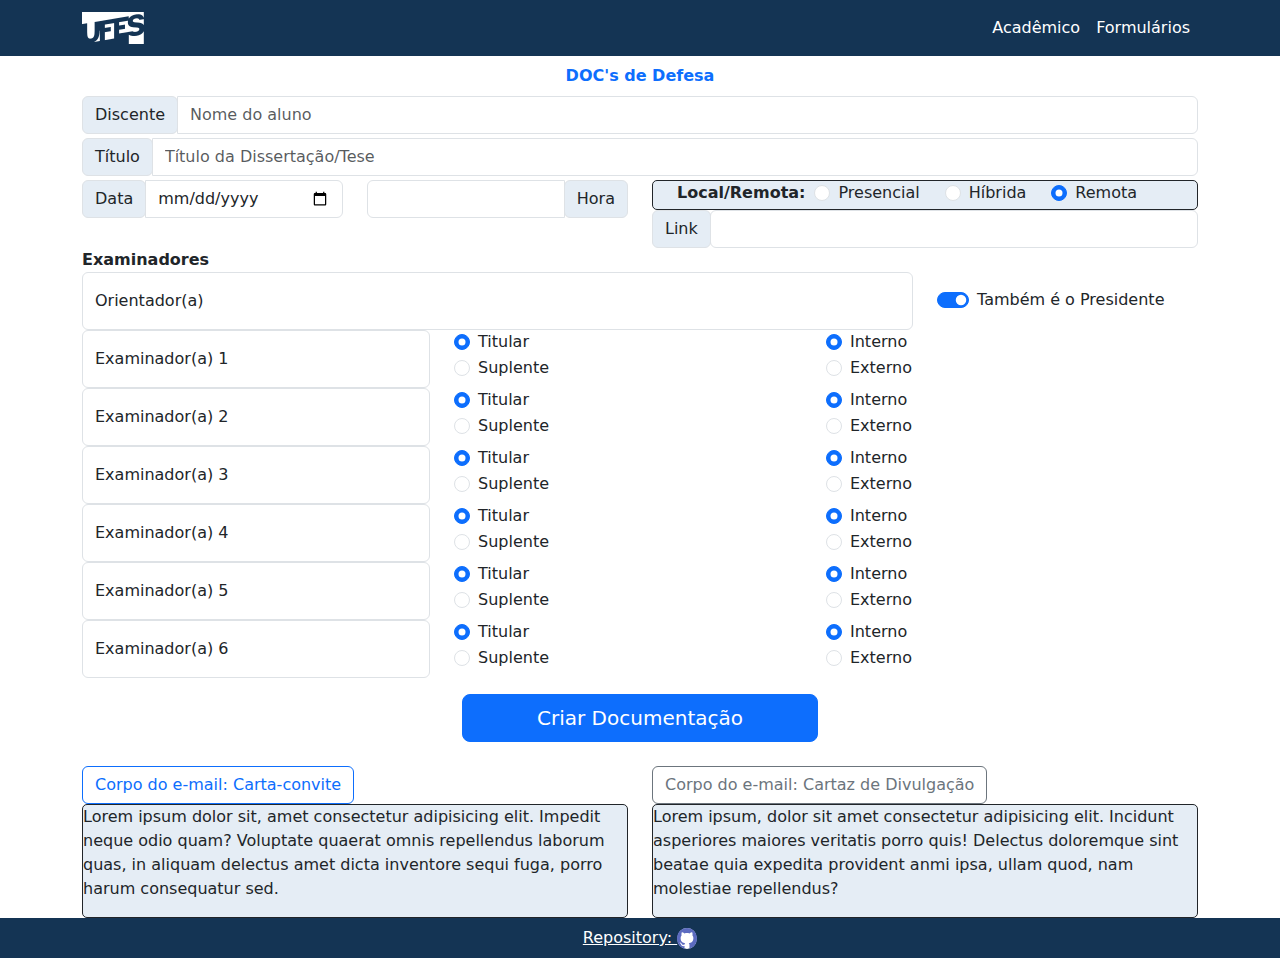
<file: index.html>
<!DOCTYPE html>
<html lang="en">
<head>
    <meta charset="UTF-8">
    <meta name="viewport" content="width=device-width, initial-scale=1.0">
    <title>SIP</title>
    <link rel="stylesheet" href="style.css">
    <link href="https://cdn.jsdelivr.net/npm/bootstrap@5.3.3/dist/css/bootstrap.min.css" rel="stylesheet" integrity="sha384-QWTKZyjpPEjISv5WaRU9OFeRpok6YctnYmDr5pNlyT2bRjXh0JMhjY6hW+ALEwIH" crossorigin="anonymous">
    <script defer src="https://cdn.jsdelivr.net/npm/bootstrap@5.3.3/dist/js/bootstrap.bundle.min.js" integrity="sha384-YvpcrYf0tY3lHB60NNkmXc5s9fDVZLESaAA55NDzOxhy9GkcIdslK1eN7N6jIeHz" crossorigin="anonymous"></script>
    <script src="javascript.js" defer></script>
    
</head>
<body>

<!-- Navigation bar -->
<nav class="navbar navbar-expand-md navbar-dark">
    <div class="container">
        <a href="https://www.ufes.br/" target="_blank">
            <img src="./img/ufes-logo-0.png" alt="Logo da Ufes">
        </a>
        
        <ul class="navbar-nav">
            <li class="nav-item">
                <a href="https://academico.ufes.br/" class="nav-link active" target="_blank">Acadêmico</a>
            </li>
            <li class="nav-item">
                <a href="https://secretaria.cchn.ufes.br/formularios" class="nav-link active" target="_blank">Formulários</a>
            </li>
        </ul>
    </div>
</nav>


    <!-- Middle Section with the main content of the page -->
    <section>
        <div class="container">
            <div class="d-flex justify-content-center mt-2 mb-2">
                <span class="row text-primary"><b>DOC's de Defesa</b></span>
            </div>
            <form id="teste">
                
                    <div class="input-group mb-1">
                        <div class="input-group-prepend">
                            <label class="input-group-text" id="name-label" for="nome">Discente</label>
                        </div>
                        <input type="text" class="form-control" id="nome" name="nome" placeholder="Nome do aluno">
                    </div>
                    <div class="input-group mb-1">
                        <div class="input-group-prepend">
                            <label class="input-group-text" id="title-label" for="título">Título</label>
                        </div>
                        <input type="text" class="form-control" id="título" name="título" placeholder="Título da Dissertação/Tese">
                    </div>
                
                <div class="row">
                    <div class="col">
                        <div class="input-group mb-1">
                            <div class="input-group-prepend">
                                <label class="input-group-text" id="date-label" for="data">Data</lab>
                            </div>
                            <input type="date" class="form-control" id="data" name="data" placeholder="data">
                        </div>
                    </div>
                    <div class="col">
                        <div class="input-group mb-1">
                            <input type="text" class="form-control" id="hora" name="hora">
                            <div class="input-group-append">
                                <label class="input-group-text" id="hour-label" for="hora">Hora</label>
                            </div>
                        </div>
                    </div>
                    <div class="col-6">
                        <div class="box">
                            <span class="input-group form-check form-check-inline"><b>Local/Remota:</b>
                                <div class="form-check form-check-inline radio-btns">
                                    <input type="radio" name="local" class="form-check-input" id="presencial" value="presencial">
                                    <label class="form-check-label" for="presencial">Presencial</label>
                                </div>
                                <div class="form-check form-check-inline radio-btns">
                                    <input type="radio" name="local" class="form-check-input" id="híbrida" value="híbrida">
                                    <label class="form-check-label" for="híbrida">Híbrida</label>
                                </div>
                                <div class="form-check form-check-inline radio-btns">
                                    <input type="radio" name="local" class="form-check-input" id="remota" value="remota" checked>
                                    <label class="form-check-label" for="remota">Remota</label>
                                </div>
                            </span>
                        </div>
                        <div class="input-group">
                            <div class="hidden-link">
                                <label class="input-group-text" id="link-label" for="link">Link</label>
                            </div>
                            <input type="text" class="form-control rounded" id="link" name="link">                          
                            

                            <div class="hidden-room">
                                <label class="input-group-text" id="local-label" for="sala">Local</label>
                            </div>
                            <input type="text" class="form-control rounded" id="sala" name="local">


                            
                        </div>
                            
                    </div>
                </div>   
                    


                
                <b>Examinadores</b>
                <!-- Orientador/Presidente -->
                <div class="row">
                    <div class="col-9">
                        <div class="form-floating">
                            <input type="text" class="form-control" id="orientador" placeholder="placeholder" name="orientador">
                            <label class="form-label" id="orientador">Orientador(a)</label>
                        </div>
                    </div>
                    <div class="col d-flex align-items-center">
                        <div class="form-check form-switch"> 
                            <input type="checkbox" class="form-check-input" id="presidente-checkbox" name="presidente" checked>
                            <label for="presidente-checkbox" class="form-check-label">Também é o Presidente</label>
                    </div>
                    </div>

                    <!-- Código para o examinador 1 -->
                    <div class="row">
                        <div class="col">
                            <div class="form-floating">
                                <input type="text" class="form-control" id="examinador1" placeholder="examinador1" name="examinador1">
                                <label for="examinador1">Examinador(a) 1</label>
                            </div>
                        </div>
                        <div class="col exam-btns">
                            <span class="form-check span-exams">
                                <input type="radio" class="form-check-input" name="examinador1-titularidade" id="examinador1-titular" value="examinador1-titular" checked>
                                <label for="examinador1-titular" class="form-check-label">Titular</label>
                            </span>
                            <span class="form-check span-exams">
                                <input type="radio" name="examinador1-titularidade" class="form-check-input" id="examinador1-suplente" value="examinador1-suplente">
                                <label for="examinador1-suplente">Suplente</label>
                            </span>
                        </div>
                        <div class="col exam-btns">
                            <span class="form-check span-exams">
                                <input type="radio" name="examinador1-intExt" class="form-check-input visibility-trigger" id="examinador1-interno" value="examinador1-interno" checked>
                                <label for="examinador1-interno">Interno</label>
                            </span>
                            <span class="form-check span-exams">
                                <input type="radio" name="examinador1-intExt" class="form-check-input visibility-trigger" id="examinador1-externo" value="examinador1-externo">
                                <label for="examinador1-externo">Externo</label>
                            </span>
                        </div>
                        <span class="col span-exams hid1">
                            <div class="form-floating">
                                <input class="form-control universidade" type="text" id="universidade1" placeholder="universidade1">
                                <label for="universidade1">Instituição de Origem</label>
                            </div>
                        </span>                
                    </div>
                    
                    <!-- Código para o examinador 2 -->
                    <div class="row">
                        <div class="col">
                            <div class="form-floating">
                                <input type="text" class="form-control" id="examinador2" placeholder="examinador2" name="examinador2">
                                <label for="examinador2">Examinador(a) 2</label>
                            </div>
                        </div>
                        <div class="col exam-btns">
                            <span class="form-check span-exams">
                                <input type="radio" class="form-check-input" name="examinador2-titularidade" id="examinador2-titular" value="examinador2-titular" checked>
                                <label for="examinador2-titular" class="form-check-label">Titular</label>
                            </span>
                            <span class="form-check span-exams">
                                <input type="radio" name="examinador2-titularidade" class="form-check-input" id="examinador2-suplente" value="examinador2-suplente">
                                <label for="examinador2-suplente">Suplente</label>
                            </span>
                        </div>
                        <div class="col exam-btns">
                            <span class="form-check span-exams">
                                <input type="radio" name="examinador2-intExt" class="form-check-input visibility-trigger" id="examinador2-interno" value="examinador2-interno" checked>
                                <label for="examinador2-interno">Interno</label>
                            </span>
                            <span class="form-check span-exams">
                                <input type="radio" name="examinador2-intExt" class="form-check-input visibility-trigger" id="examinador2-externo" value="examinador2-externo">
                                <label for="examinador2-externo">Externo</label>
                            </span>
                        </div>
                        <span class="col span-exams hid2">
                            <div class="form-floating">
                                <input class="form-control universidade" type="text" id="universidade2" placeholder="universidade2">
                                <label for="universidade2">Instituição de Origem</label>
                            </div>
                        </span>                
                    </div>
                    
                    <!-- Código para o examinador 3 -->
                    <div class="row">
                        <div class="col">
                            <div class="form-floating">
                                <input type="text" class="form-control" id="examinador3" placeholder="examinador3" name="examinador3">
                                <label for="examinador3">Examinador(a) 3</label>
                            </div>
                        </div>
                        <div class="col exam-btns">
                            <span class="form-check span-exams">
                                <input type="radio" class="form-check-input" name="examinador3-titularidade" id="examinador3-titular" value="examinador3-titular" checked>
                                <label for="examinador3-titular" class="form-check-label">Titular</label>
                            </span>
                            <span class="form-check span-exams">
                                <input type="radio" name="examinador3-titularidade" class="form-check-input" id="examinador3-suplente" value="examinador3-suplente">
                                <label for="examinador3-suplente">Suplente</label>
                            </span>
                        </div>
                        <div class="col exam-btns">
                            <span class="form-check span-exams">
                                <input type="radio" name="examinador3-intExt" class="form-check-input visibility-trigger" id="examinador3-interno" value="examinador3-interno" checked>
                                <label for="examinador3-interno">Interno</label>
                            </span>
                            <span class="form-check span-exams">
                                <input type="radio" name="examinador3-intExt" class="form-check-input visibility-trigger" id="examinador3-externo" value="examinador3-externo">
                                <label for="examinador3-externo">Externo</label>
                            </span>
                        </div>
                        <span class="col span-exams hid3">
                            <div class="form-floating">
                                <input class="form-control universidade" type="text" id="universidade3" placeholder="universidade3">
                                <label for="universidade3">Instituição de Origem</label>
                            </div>
                        </span>                
                    </div>
                    

                    <!-- Código para o examinador 4 -->
                    <div class="row">
                        <div class="col">
                            <div class="form-floating">
                                <input type="text" class="form-control" id="examinador4" placeholder="examinador4" name="examinador4">
                                <label for="examinador4">Examinador(a) 4</label>
                            </div>
                        </div>
                        <div class="col exam-btns">
                            <span class="form-check span-exams">
                                <input type="radio" class="form-check-input" name="examinador4-titularidade" id="examinador4-titular" value="examinador4-titular" checked>
                                <label for="examinador4-titular" class="form-check-label">Titular</label>
                            </span>
                            <span class="form-check span-exams">
                                <input type="radio" name="examinador4-titularidade" class="form-check-input" id="examinador4-suplente" value="examinador4-suplente">
                                <label for="examinador4-suplente">Suplente</label>
                            </span>
                        </div>
                        <div class="col exam-btns">
                            <span class="form-check span-exams">
                                <input type="radio" name="examinador4-intExt" class="form-check-input visibility-trigger" id="examinador4-interno" value="examinador4-interno" checked>
                                <label for="examinador4-interno">Interno</label>
                            </span>
                            <span class="form-check span-exams">
                                <input type="radio" name="examinador4-intExt" class="form-check-input visibility-trigger" id="examinador4-externo" value="examinador4-externo">
                                <label for="examinador4-externo">Externo</label>
                            </span>
                        </div>
                        <span class="col span-exams hid4">
                            <div class="form-floating">
                                <input class="form-control universidade" type="text" id="universidade4" placeholder="universidade4">
                                <label for="universidade4">Instituição de Origem</label>
                            </div>
                        </span>                
                    </div>
                    

                    <!-- Código para o examinador 5 -->
                    <div class="row">
                        <div class="col">
                            <div class="form-floating">
                                <input type="text" class="form-control" id="examinador5" placeholder="examinador5" name="examinador5">
                                <label for="examinador5">Examinador(a) 5</label>
                            </div>
                        </div>
                        <div class="col exam-btns">
                            <span class="form-check span-exams">
                                <input type="radio" class="form-check-input" name="examinador5-titularidade" id="examinador5-titular" value="examinador5-titular" checked>
                                <label for="examinador5-titular" class="form-check-label">Titular</label>
                            </span>
                            <span class="form-check span-exams">
                                <input type="radio" name="examinador5-titularidade" class="form-check-input" id="examinador5-suplente" value="examinador5-suplente">
                                <label for="examinador5-suplente">Suplente</label>
                            </span>
                        </div>
                        <div class="col exam-btns">
                            <span class="form-check span-exams">
                                <input type="radio" name="examinador5-intExt" class="form-check-input visibility-trigger" id="examinador5-interno" value="examinador5-interno" checked>
                                <label for="examinador5-interno">Interno</label>
                            </span>
                            <span class="form-check span-exams">
                                <input type="radio" name="examinador5-intExt" class="form-check-input visibility-trigger" id="examinador5-externo" value="examinador5-externo">
                                <label for="examinador5-externo">Externo</label>
                            </span>
                        </div>
                        <span class="col span-exams hid5">
                            <div class="form-floating">
                                <input class="form-control universidade" type="text" id="universidade5" placeholder="universidade5">
                                <label for="universidade5">Instituição de Origem</label>
                            </div>
                        </span>                
                    </div>
                    

                    <!-- Código para o examinador 6 -->
                    <div class="row">
                        <div class="col">
                            <div class="form-floating">
                                <input type="text" class="form-control" id="examinador6" placeholder="examinador6" name="examinador6">
                                <label for="examinador6">Examinador(a) 6</label>
                            </div>
                        </div>
                        <div class="col exam-btns">
                            <span class="form-check span-exams">
                                <input type="radio" class="form-check-input" name="examinador6-titularidade" id="examinador6-titular" value="examinador6-titular" checked>
                                <label for="examinador6-titular" class="form-check-label">Titular</label>
                            </span>
                            <span class="form-check span-exams">
                                <input type="radio" name="examinador6-titularidade" class="form-check-input" id="examinador6-suplente" value="examinador6-suplente">
                                <label for="examinador6-suplente">Suplente</label>
                            </span>
                        </div>
                        <div class="col exam-btns">
                            <span class="form-check span-exams">
                                <input type="radio" name="examinador6-intExt" class="form-check-input visibility-trigger" id="examinador6-interno" value="examinador6-interno" checked>
                                <label for="examinador6-interno">Interno</label>
                            </span>
                            <span class="form-check span-exams">
                                <input type="radio" name="examinador6-intExt" class="form-check-input visibility-trigger" id="examinador6-externo" value="examinador6-externo">
                                <label for="examinador6-externo">Externo</label>
                            </span>
                        </div>
                        <span class="col span-exams hid6">
                            <div class="form-floating">
                                <input class="form-control universidade" type="text" id="universidade6" placeholder="universidade6">
                                <label for="universidade6">Instituição de Origem</label>
                            </div>
                        </span>                
                    </div>
    
                <!-- Button to submit form -->
                <div class="d-grid col-4 gap-2 mx-auto">
                    <button type="submit" form="teste" class="btn btn-lg btn-primary mt-3">Criar Documentação</button>          
                </div>
            </div>    
        </form>
        </div>
        <br>

        <!-- Text to e-mail Docs -->
        <div class="container">
            <div class="row">
                <div class="col">
                    
                    <button class="btn btn-outline-primary" data-bs-toggle="collapse" data-bs-target="#carta">Corpo do e-mail: Carta-convite</button>
                    
                    <div class="row collapse show" id="carta">
                        <div class="col">
                            <div class="box">
                                <p>Lorem ipsum dolor sit, amet consectetur adipisicing elit. Impedit neque odio quam? Voluptate quaerat omnis repellendus laborum quas, in aliquam delectus amet dicta inventore sequi fuga, porro harum consequatur sed.</p>
                            </div>
                        </div>
                    </div>
                </div>
            
            <div class="col">
                <button class="btn btn-outline-secondary" data-bs-toggle="collapse" data-bs-target="#cartaz">Corpo do e-mail: Cartaz de Divulgação</button>
        
                <div class="row collapse show" id="cartaz">
                    <div class="col">
                        <div class="box">
                            <p>Lorem ipsum, dolor sit amet consectetur adipisicing elit. Incidunt asperiores maiores veritatis porro quis! Delectus doloremque sint beatae quia expedita provident anmi ipsa, ullam quod, nam molestiae repellendus?</p>
                        </div>
                    </div>
                </div>

            </div>        
            </div>
        </div>
    </section>

    <footer>
        <div class="navbar d-flex justify-content-center">
            <a href="https://github.com/victorpprado/sip" class="text-white" target="_blank">Repository: <img src="./img/github-icon-2.svg" alt="Author's Github" id="git-logo"></a>
        </div>
    </footer>

</body>
</html>
</file>
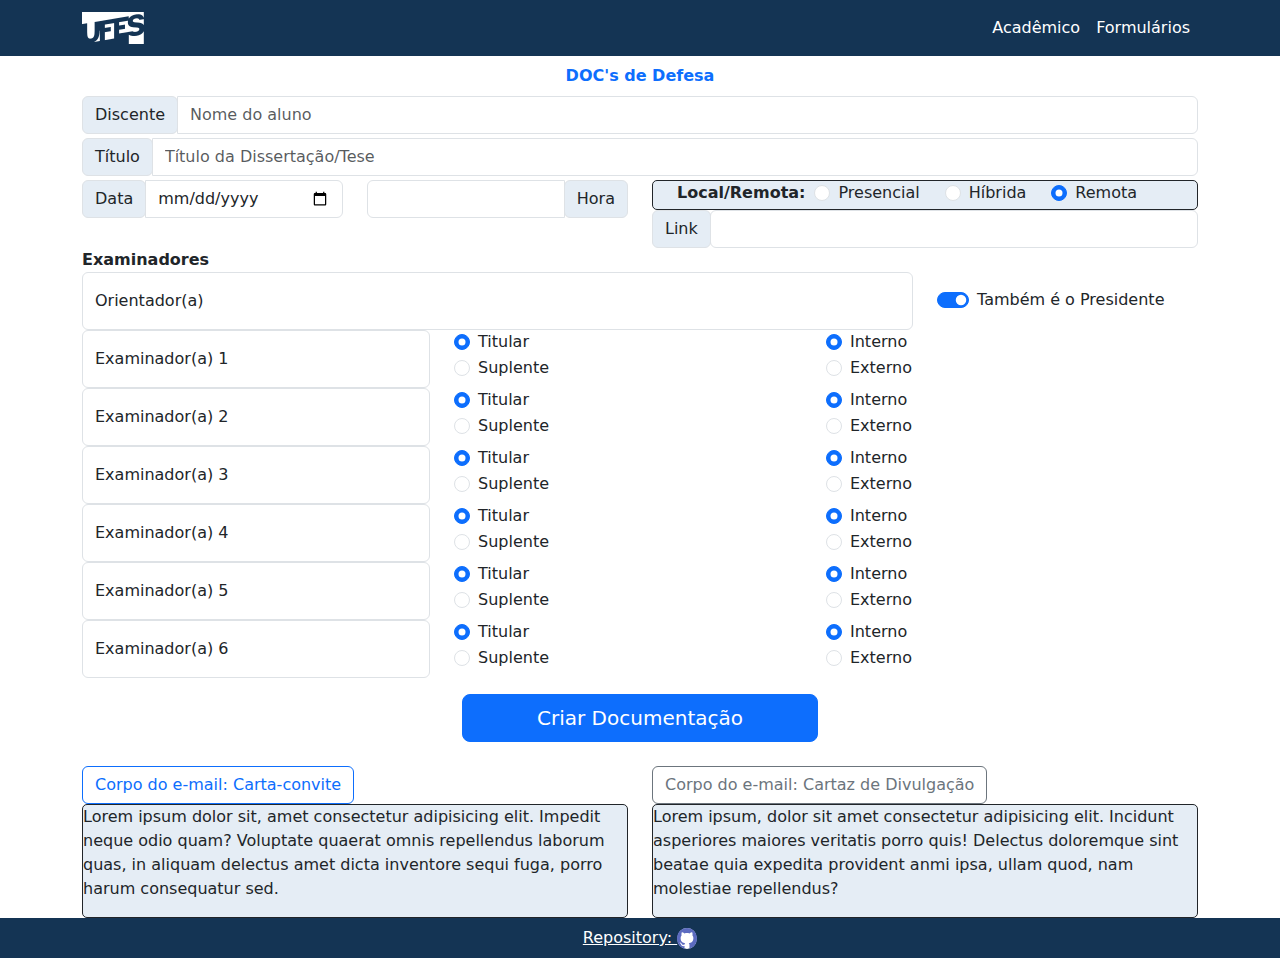
<file: public/index.html>
<!DOCTYPE html>
<html lang="en">
<head>
    <meta charset="UTF-8">
    <meta name="viewport" content="width=device-width, initial-scale=1.0">
    <title>SIP</title>
    <link rel="stylesheet" href="style.css">
    <link href="https://cdn.jsdelivr.net/npm/bootstrap@5.3.3/dist/css/bootstrap.min.css" rel="stylesheet" integrity="sha384-QWTKZyjpPEjISv5WaRU9OFeRpok6YctnYmDr5pNlyT2bRjXh0JMhjY6hW+ALEwIH" crossorigin="anonymous">
    <script defer src="https://cdn.jsdelivr.net/npm/bootstrap@5.3.3/dist/js/bootstrap.bundle.min.js" integrity="sha384-YvpcrYf0tY3lHB60NNkmXc5s9fDVZLESaAA55NDzOxhy9GkcIdslK1eN7N6jIeHz" crossorigin="anonymous"></script>
    <script src="javascript.js" defer></script>
    
</head>
<body>

<!-- Navigation bar -->
<nav class="navbar navbar-expand-md navbar-dark">
    <div class="container">
        <a href="https://www.ufes.br/" target="_blank">
            <img src="../img/ufes-logo-0.png" alt="Logo da Ufes">
        </a>
        
        <ul class="navbar-nav">
            <li class="nav-item">
                <a href="https://academico.ufes.br/" class="nav-link active" target="_blank">Acadêmico</a>
            </li>
            <li class="nav-item">
                <a href="https://secretaria.cchn.ufes.br/formularios" class="nav-link active" target="_blank">Formulários</a>
            </li>
        </ul>
    </div>
</nav>


    <!-- Middle Section with the main content of the page -->
    <section>
        <div class="container">
            <div class="d-flex justify-content-center mt-2 mb-2">
                <span class="row text-primary"><b>DOC's de Defesa</b></span>
            </div>
            <form id="defesaForm" method="post" action="localhost:8000/form">
                
                    <div class="input-group mb-1">
                        <div class="input-group-prepend">
                            <label class="input-group-text" id="name-label" for="nome">Discente</label>
                        </div>
                        <input type="text" class="form-control" id="nome" name="nome" placeholder="Nome do aluno">
                    </div>
                    <div class="input-group mb-1">
                        <div class="input-group-prepend">
                            <label class="input-group-text" id="title-label" for="título">Título</label>
                        </div>
                        <input type="text" class="form-control" id="título" name="título" placeholder="Título da Dissertação/Tese">
                    </div>
                
                <div class="row">
                    <div class="col">
                        <div class="input-group mb-1">
                            <div class="input-group-prepend">
                                <label class="input-group-text" id="date-label" for="data">Data</lab>
                            </div>
                            <input type="date" class="form-control" id="data" name="data" placeholder="data">
                        </div>
                    </div>
                    <div class="col">
                        <div class="input-group mb-1">
                            <input type="text" class="form-control" id="hora" name="hora">
                            <div class="input-group-append">
                                <label class="input-group-text" id="hour-label" for="hora">Hora</label>
                            </div>
                        </div>
                    </div>
                    <div class="col-6">
                        <div class="box">
                            <span class="input-group form-check form-check-inline"><b>Local/Remota:</b>
                                <div class="form-check form-check-inline radio-btns">
                                    <input type="radio" name="local" class="form-check-input" id="presencial" value="presencial">
                                    <label class="form-check-label" for="presencial">Presencial</label>
                                </div>
                                <div class="form-check form-check-inline radio-btns">
                                    <input type="radio" name="local" class="form-check-input" id="híbrida" value="híbrida">
                                    <label class="form-check-label" for="híbrida">Híbrida</label>
                                </div>
                                <div class="form-check form-check-inline radio-btns">
                                    <input type="radio" name="local" class="form-check-input" id="remota" value="remota" checked>
                                    <label class="form-check-label" for="remota">Remota</label>
                                </div>
                            </span>
                        </div>
                        <div class="input-group">
                            <div class="hidden-link">
                                <label class="input-group-text" id="link-label" for="link">Link</label>
                            </div>
                            <input type="text" class="form-control rounded" id="link" name="link">                          
                            

                            <div class="hidden-room">
                                <label class="input-group-text" id="local-label" for="sala">Local</label>
                            </div>
                            <input type="text" class="form-control rounded" id="sala" name="local">


                            
                        </div>
                            
                    </div>
                </div>   
                    


                
                <b>Examinadores</b>
                <!-- Orientador/Presidente -->
                <div class="row">
                    <div class="col-9">
                        <div class="form-floating">
                            <input type="text" class="form-control" id="orientador" placeholder="placeholder" name="orientador">
                            <label class="form-label" id="orientador">Orientador(a)</label>
                        </div>
                    </div>
                    <div class="col d-flex align-items-center">
                        <div class="form-check form-switch"> 
                            <input type="checkbox" class="form-check-input" id="presidente-checkbox" name="presidente" checked>
                            <label for="presidente-checkbox" class="form-check-label">Também é o Presidente</label>
                    </div>
                    </div>

                    <!-- Código para o examinador 1 -->
                    <div class="row">
                        <div class="col">
                            <div class="form-floating">
                                <input type="text" class="form-control" id="examinador1" placeholder="examinador1" name="examinador1">
                                <label for="examinador1">Examinador(a) 1</label>
                            </div>
                        </div>
                        <div class="col exam-btns">
                            <span class="form-check span-exams">
                                <input type="radio" class="form-check-input" name="examinador1-titularidade" id="examinador1-titular" value="examinador1-titular" checked>
                                <label for="examinador1-titular" class="form-check-label">Titular</label>
                            </span>
                            <span class="form-check span-exams">
                                <input type="radio" name="examinador1-titularidade" class="form-check-input" id="examinador1-suplente" value="examinador1-suplente">
                                <label for="examinador1-suplente">Suplente</label>
                            </span>
                        </div>
                        <div class="col exam-btns">
                            <span class="form-check span-exams">
                                <input type="radio" name="examinador1-intExt" class="form-check-input visibility-trigger" id="examinador1-interno" value="examinador1-interno" checked>
                                <label for="examinador1-interno">Interno</label>
                            </span>
                            <span class="form-check span-exams">
                                <input type="radio" name="examinador1-intExt" class="form-check-input visibility-trigger" id="examinador1-externo" value="examinador1-externo">
                                <label for="examinador1-externo">Externo</label>
                            </span>
                        </div>
                        <span class="col span-exams hid1">
                            <div class="form-floating">
                                <input class="form-control universidade" type="text" id="universidade1" placeholder="universidade1">
                                <label for="universidade1">Instituição de Origem</label>
                            </div>
                        </span>                
                    </div>
                    
                    <!-- Código para o examinador 2 -->
                    <div class="row">
                        <div class="col">
                            <div class="form-floating">
                                <input type="text" class="form-control" id="examinador2" placeholder="examinador2" name="examinador2">
                                <label for="examinador2">Examinador(a) 2</label>
                            </div>
                        </div>
                        <div class="col exam-btns">
                            <span class="form-check span-exams">
                                <input type="radio" class="form-check-input" name="examinador2-titularidade" id="examinador2-titular" value="examinador2-titular" checked>
                                <label for="examinador2-titular" class="form-check-label">Titular</label>
                            </span>
                            <span class="form-check span-exams">
                                <input type="radio" name="examinador2-titularidade" class="form-check-input" id="examinador2-suplente" value="examinador2-suplente">
                                <label for="examinador2-suplente">Suplente</label>
                            </span>
                        </div>
                        <div class="col exam-btns">
                            <span class="form-check span-exams">
                                <input type="radio" name="examinador2-intExt" class="form-check-input visibility-trigger" id="examinador2-interno" value="examinador2-interno" checked>
                                <label for="examinador2-interno">Interno</label>
                            </span>
                            <span class="form-check span-exams">
                                <input type="radio" name="examinador2-intExt" class="form-check-input visibility-trigger" id="examinador2-externo" value="examinador2-externo">
                                <label for="examinador2-externo">Externo</label>
                            </span>
                        </div>
                        <span class="col span-exams hid2">
                            <div class="form-floating">
                                <input class="form-control universidade" type="text" id="universidade2" placeholder="universidade2">
                                <label for="universidade2">Instituição de Origem</label>
                            </div>
                        </span>                
                    </div>
                    
                    <!-- Código para o examinador 3 -->
                    <div class="row">
                        <div class="col">
                            <div class="form-floating">
                                <input type="text" class="form-control" id="examinador3" placeholder="examinador3" name="examinador3">
                                <label for="examinador3">Examinador(a) 3</label>
                            </div>
                        </div>
                        <div class="col exam-btns">
                            <span class="form-check span-exams">
                                <input type="radio" class="form-check-input" name="examinador3-titularidade" id="examinador3-titular" value="examinador3-titular" checked>
                                <label for="examinador3-titular" class="form-check-label">Titular</label>
                            </span>
                            <span class="form-check span-exams">
                                <input type="radio" name="examinador3-titularidade" class="form-check-input" id="examinador3-suplente" value="examinador3-suplente">
                                <label for="examinador3-suplente">Suplente</label>
                            </span>
                        </div>
                        <div class="col exam-btns">
                            <span class="form-check span-exams">
                                <input type="radio" name="examinador3-intExt" class="form-check-input visibility-trigger" id="examinador3-interno" value="examinador3-interno" checked>
                                <label for="examinador3-interno">Interno</label>
                            </span>
                            <span class="form-check span-exams">
                                <input type="radio" name="examinador3-intExt" class="form-check-input visibility-trigger" id="examinador3-externo" value="examinador3-externo">
                                <label for="examinador3-externo">Externo</label>
                            </span>
                        </div>
                        <span class="col span-exams hid3">
                            <div class="form-floating">
                                <input class="form-control universidade" type="text" id="universidade3" placeholder="universidade3">
                                <label for="universidade3">Instituição de Origem</label>
                            </div>
                        </span>                
                    </div>
                    

                    <!-- Código para o examinador 4 -->
                    <div class="row">
                        <div class="col">
                            <div class="form-floating">
                                <input type="text" class="form-control" id="examinador4" placeholder="examinador4" name="examinador4">
                                <label for="examinador4">Examinador(a) 4</label>
                            </div>
                        </div>
                        <div class="col exam-btns">
                            <span class="form-check span-exams">
                                <input type="radio" class="form-check-input" name="examinador4-titularidade" id="examinador4-titular" value="examinador4-titular" checked>
                                <label for="examinador4-titular" class="form-check-label">Titular</label>
                            </span>
                            <span class="form-check span-exams">
                                <input type="radio" name="examinador4-titularidade" class="form-check-input" id="examinador4-suplente" value="examinador4-suplente">
                                <label for="examinador4-suplente">Suplente</label>
                            </span>
                        </div>
                        <div class="col exam-btns">
                            <span class="form-check span-exams">
                                <input type="radio" name="examinador4-intExt" class="form-check-input visibility-trigger" id="examinador4-interno" value="examinador4-interno" checked>
                                <label for="examinador4-interno">Interno</label>
                            </span>
                            <span class="form-check span-exams">
                                <input type="radio" name="examinador4-intExt" class="form-check-input visibility-trigger" id="examinador4-externo" value="examinador4-externo">
                                <label for="examinador4-externo">Externo</label>
                            </span>
                        </div>
                        <span class="col span-exams hid4">
                            <div class="form-floating">
                                <input class="form-control universidade" type="text" id="universidade4" placeholder="universidade4">
                                <label for="universidade4">Instituição de Origem</label>
                            </div>
                        </span>                
                    </div>
                    

                    <!-- Código para o examinador 5 -->
                    <div class="row">
                        <div class="col">
                            <div class="form-floating">
                                <input type="text" class="form-control" id="examinador5" placeholder="examinador5" name="examinador5">
                                <label for="examinador5">Examinador(a) 5</label>
                            </div>
                        </div>
                        <div class="col exam-btns">
                            <span class="form-check span-exams">
                                <input type="radio" class="form-check-input" name="examinador5-titularidade" id="examinador5-titular" value="examinador5-titular" checked>
                                <label for="examinador5-titular" class="form-check-label">Titular</label>
                            </span>
                            <span class="form-check span-exams">
                                <input type="radio" name="examinador5-titularidade" class="form-check-input" id="examinador5-suplente" value="examinador5-suplente">
                                <label for="examinador5-suplente">Suplente</label>
                            </span>
                        </div>
                        <div class="col exam-btns">
                            <span class="form-check span-exams">
                                <input type="radio" name="examinador5-intExt" class="form-check-input visibility-trigger" id="examinador5-interno" value="examinador5-interno" checked>
                                <label for="examinador5-interno">Interno</label>
                            </span>
                            <span class="form-check span-exams">
                                <input type="radio" name="examinador5-intExt" class="form-check-input visibility-trigger" id="examinador5-externo" value="examinador5-externo">
                                <label for="examinador5-externo">Externo</label>
                            </span>
                        </div>
                        <span class="col span-exams hid5">
                            <div class="form-floating">
                                <input class="form-control universidade" type="text" id="universidade5" placeholder="universidade5">
                                <label for="universidade5">Instituição de Origem</label>
                            </div>
                        </span>                
                    </div>
                    

                    <!-- Código para o examinador 6 -->
                    <div class="row">
                        <div class="col">
                            <div class="form-floating">
                                <input type="text" class="form-control" id="examinador6" placeholder="examinador6" name="examinador6">
                                <label for="examinador6">Examinador(a) 6</label>
                            </div>
                        </div>
                        <div class="col exam-btns">
                            <span class="form-check span-exams">
                                <input type="radio" class="form-check-input" name="examinador6-titularidade" id="examinador6-titular" value="examinador6-titular" checked>
                                <label for="examinador6-titular" class="form-check-label">Titular</label>
                            </span>
                            <span class="form-check span-exams">
                                <input type="radio" name="examinador6-titularidade" class="form-check-input" id="examinador6-suplente" value="examinador6-suplente">
                                <label for="examinador6-suplente">Suplente</label>
                            </span>
                        </div>
                        <div class="col exam-btns">
                            <span class="form-check span-exams">
                                <input type="radio" name="examinador6-intExt" class="form-check-input visibility-trigger" id="examinador6-interno" value="examinador6-interno" checked>
                                <label for="examinador6-interno">Interno</label>
                            </span>
                            <span class="form-check span-exams">
                                <input type="radio" name="examinador6-intExt" class="form-check-input visibility-trigger" id="examinador6-externo" value="examinador6-externo">
                                <label for="examinador6-externo">Externo</label>
                            </span>
                        </div>
                        <span class="col span-exams hid6">
                            <div class="form-floating">
                                <input class="form-control universidade" type="text" id="universidade6" placeholder="universidade6">
                                <label for="universidade6">Instituição de Origem</label>
                            </div>
                        </span>                
                    </div>
    
                <!-- Button to submit form -->
                <div class="d-grid col-4 gap-2 mx-auto">
                    <button type="submit" form="defesaForm" class="btn btn-lg btn-primary mt-3">Criar Documentação</button>          
                </div>
            </div>    
        </form>
        </div>
        <br>

        <!-- Text to e-mail Docs -->
        <div class="container">
            <div class="row">
                <div class="col">
                    
                    <button class="btn btn-outline-primary" data-bs-toggle="collapse" data-bs-target="#carta">Corpo do e-mail: Carta-convite</button>
                    
                    <div class="row collapse show" id="carta">
                        <div class="col">
                            <div class="box">
                                <p>Lorem ipsum dolor sit, amet consectetur adipisicing elit. Impedit neque odio quam? Voluptate quaerat omnis repellendus laborum quas, in aliquam delectus amet dicta inventore sequi fuga, porro harum consequatur sed.</p>
                            </div>
                        </div>
                    </div>
                </div>
            
            <div class="col">
                <button class="btn btn-outline-secondary" data-bs-toggle="collapse" data-bs-target="#cartaz">Corpo do e-mail: Cartaz de Divulgação</button>
        
                <div class="row collapse show" id="cartaz">
                    <div class="col">
                        <div class="box">
                            <p>Lorem ipsum, dolor sit amet consectetur adipisicing elit. Incidunt asperiores maiores veritatis porro quis! Delectus doloremque sint beatae quia expedita provident anmi ipsa, ullam quod, nam molestiae repellendus?</p>
                        </div>
                    </div>
                </div>

            </div>        
            </div>
        </div>
    </section>

    <footer>
        <div class="navbar d-flex justify-content-center">
            <a href="https://github.com/victorpprado/sip" class="text-white" target="_blank">Repository: <img src="../img/github-icon-2.svg" alt="Author's Github" id="git-logo"></a>
        </div>
    </footer>

</body>
</html>
</file>
<file: style.css>
/* Page Style */

.navbar {
    background-color: rgb(20, 52, 84);
}

.hid1,
.hid2,
.hid3,
.hid4,
.hid5,
.hid6,
.hidden-room,
#sala
 {
    display: none;
}

#name-label,
#title-label,
#date-label,
#hour-label,
#link-label {
    background-color: rgba(228, 236, 244, 0.951);
}

#local-label {
    background-color: rgba(244, 228, 240, 0.951)
}

.box {
    background-color: rgba(228, 236, 244, 0.951);
    border: solid 1px;
    border-radius: 5px;

}

.form-check-inline {
    gap: 10px;
}

#git-logo {
    width: 20px;
}
</file>
<file: public/style.css>
/* Page Style */

.navbar {
    background-color: rgb(20, 52, 84);
}

.hid1,
.hid2,
.hid3,
.hid4,
.hid5,
.hid6,
.hidden-room,
#sala
 {
    display: none;
}

#name-label,
#title-label,
#date-label,
#hour-label,
#link-label {
    background-color: rgba(228, 236, 244, 0.951);
}

#local-label {
    background-color: rgba(244, 228, 240, 0.951)
}

.box {
    background-color: rgba(228, 236, 244, 0.951);
    border: solid 1px;
    border-radius: 5px;

}

.form-check-inline {
    gap: 10px;
}

#git-logo {
    width: 20px;
}
</file>
